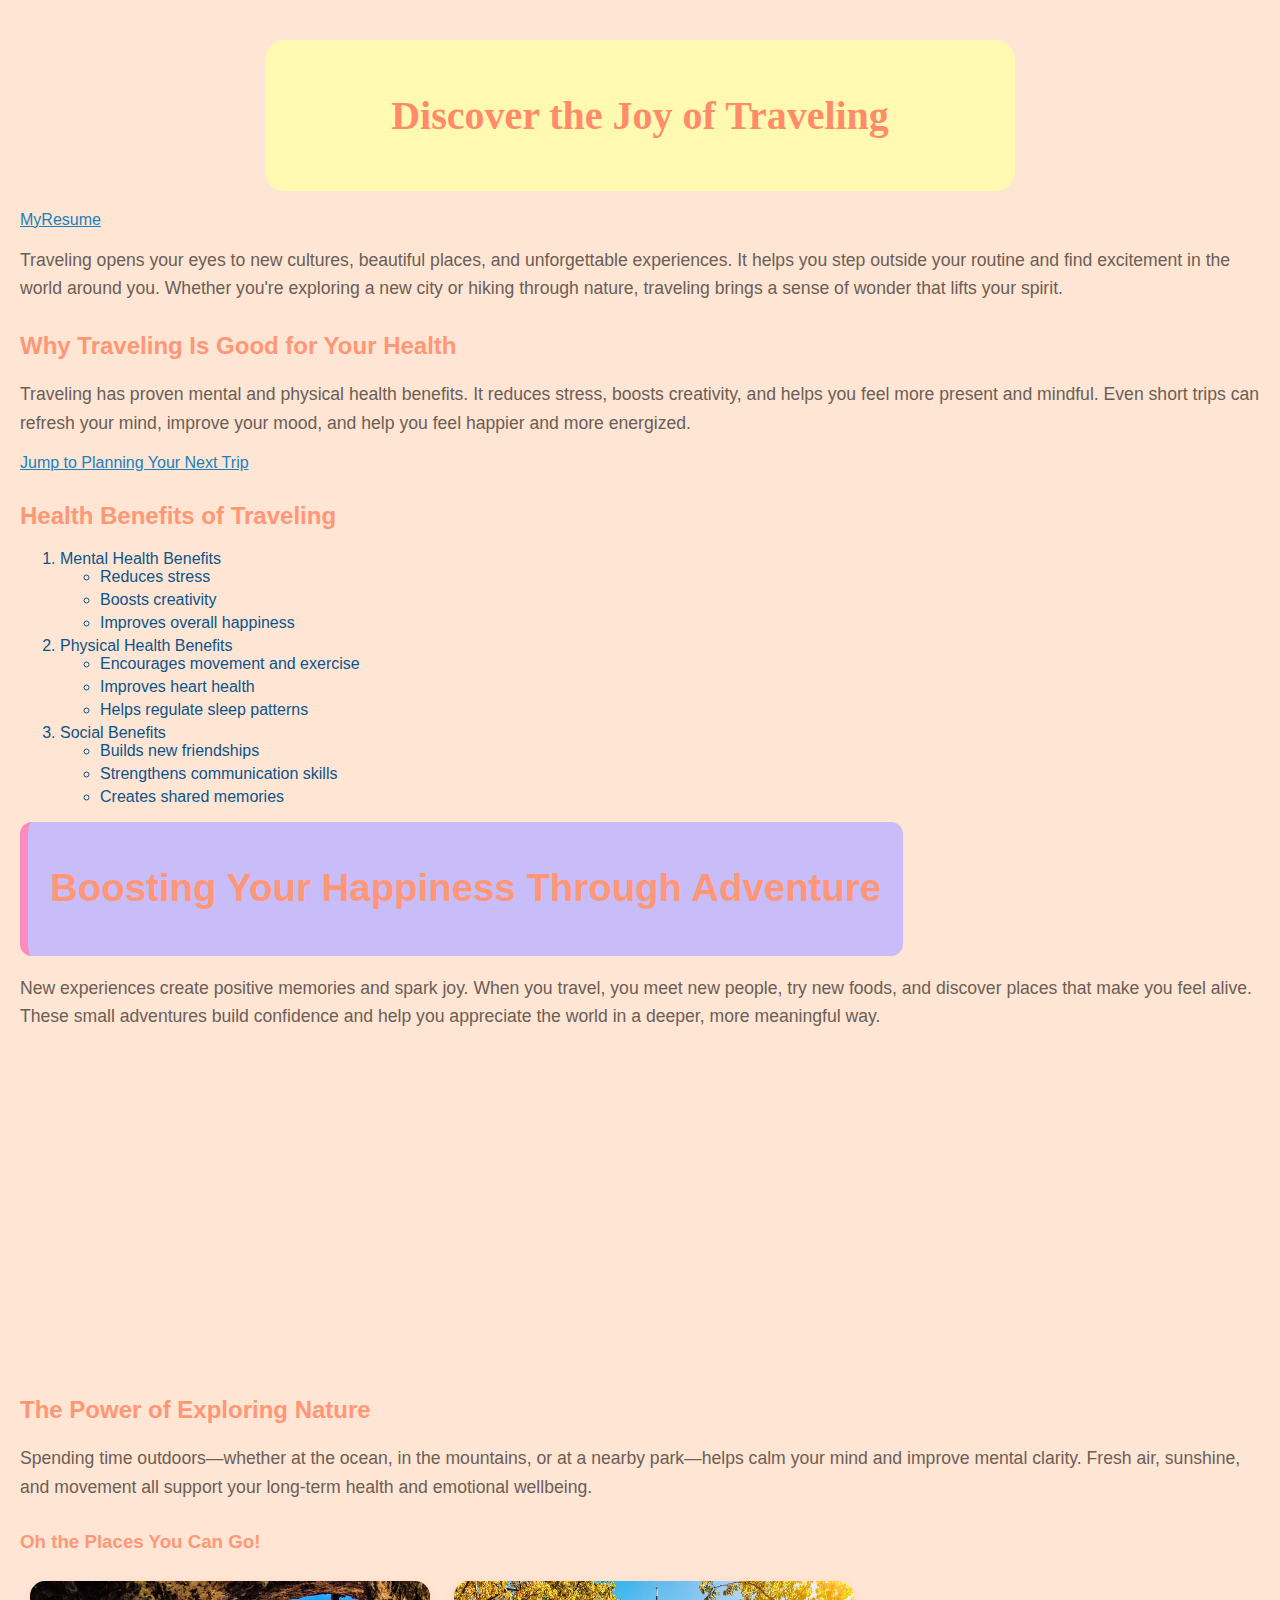
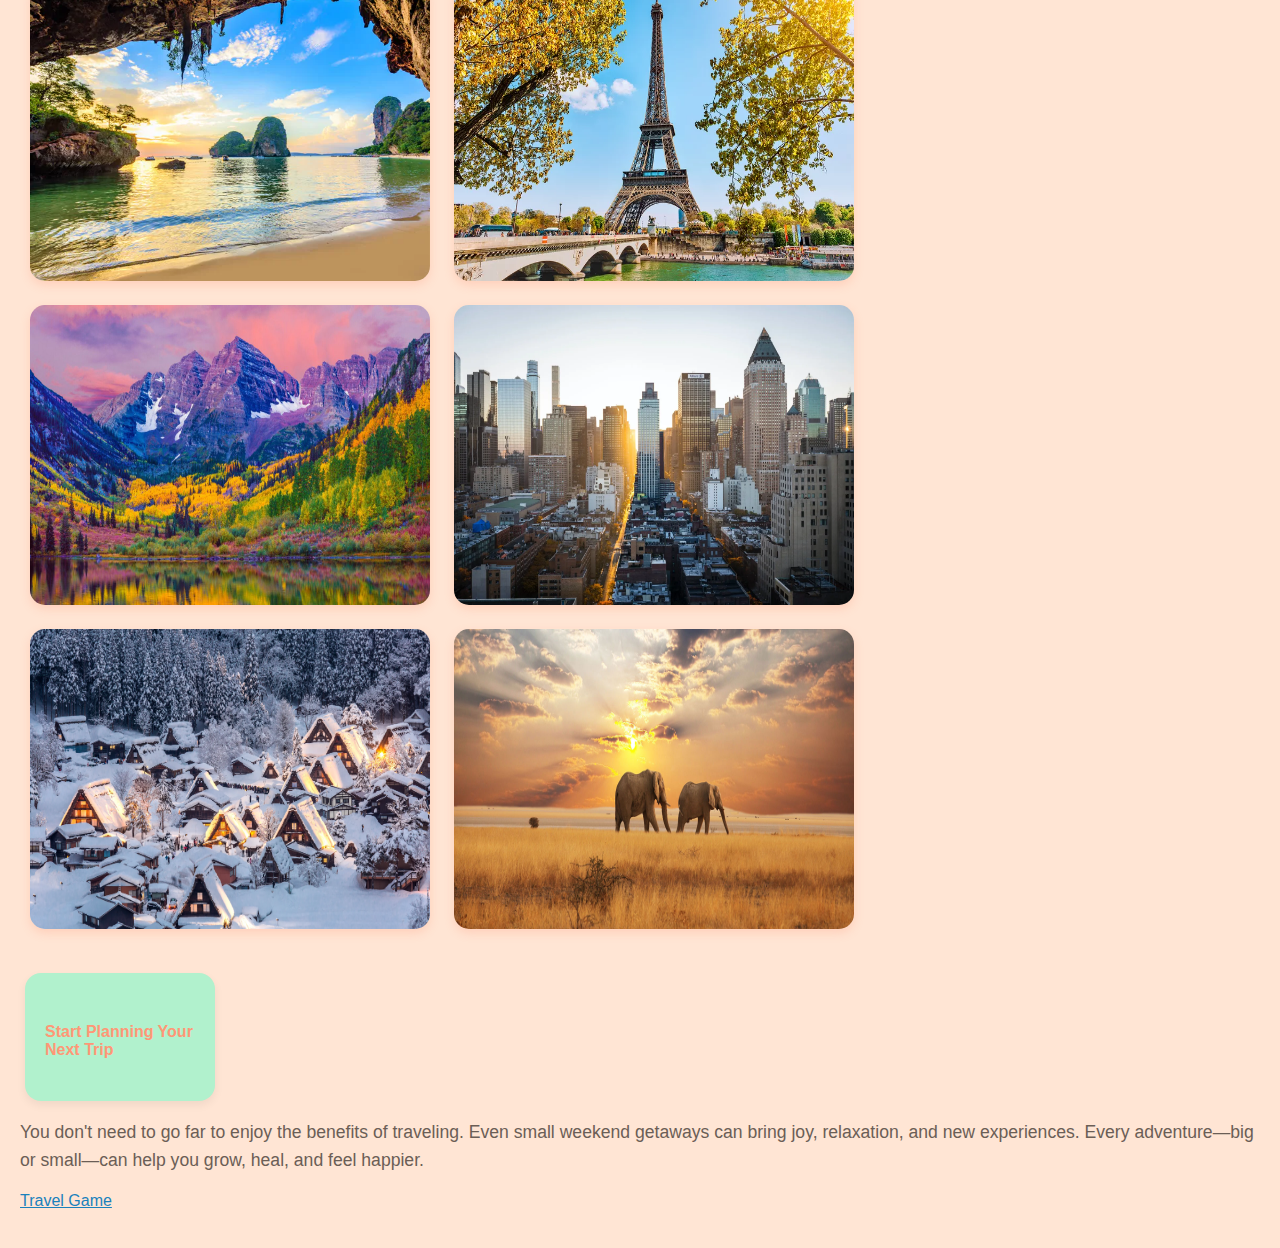
<file: index.html>
<!doctype html>
<html lang="en">
<head>
    <meta charset="UTF-8">
    <meta name="viewport" content="width=device-width, initial-scale=1.0">
    <title>Joyful Journeys</title>
    <link rel="stylesheet" href="styles.css">
</head>
<body>

<div class="header-block">    
    <h1>Discover the Joy of Traveling</h1>
     </div>
     <a href="Pro.html">MyResume</a>
   
    
<p>Traveling opens your eyes to new cultures, beautiful places, and unforgettable experiences. It helps you step outside your routine and find excitement in the world around you. Whether you're exploring a new city or hiking through nature, traveling brings a sense of wonder that lifts your spirit.</p>



<h2>Why Traveling Is Good for Your Health</h2>

<p>Traveling has proven mental and physical health benefits. It reduces stress, boosts creativity, and helps you feel more present and mindful. Even short trips can refresh your mind, improve your mood, and help you feel happier and more energized.</p>
 <a href="#plan-trip">Jump to Planning Your Next Trip</a> 

<h2>Health Benefits of Traveling</h2>
<ol>
    <li>Mental Health Benefits
        <ul>
            <li>Reduces stress</li>
            <li>Boosts creativity</li>
            <li>Improves overall happiness</li>
        </ul>
    </li>

    <li>Physical Health Benefits
        <ul>
            <li>Encourages movement and exercise</li>
            <li>Improves heart health</li>
            <li>Helps regulate sleep patterns</li>
        </ul>
    </li>

    <li>Social Benefits
        <ul>
            <li>Builds new friendships</li>
            <li>Strengthens communication skills</li>
            <li>Creates shared memories</li>
        </ul>
    </li>
</ol>

<div class="mine">
<h2>Boosting Your Happiness Through Adventure</h2>
</div>
<p>New experiences create positive memories and spark joy. When you travel, you meet new people, try new foods, and discover places that make you feel alive. These small adventures build confidence and help you appreciate the world in a deeper, more meaningful way.</p>

<iframe width="560" height="315" src="https://www.youtube.com/embed/MyqhDKNig88?si=4GsXdo7VRSVprKF5" title="YouTube video player" frameborder="0" allow="accelerometer; autoplay; clipboard-write; encrypted-media; gyroscope; picture-in-picture; web-share" referrerpolicy="strict-origin-when-cross-origin" allowfullscreen></iframe> 
<h2>The Power of Exploring Nature</h2>
<p>Spending time outdoors—whether at the ocean, in the mountains, or at a nearby park—helps calm your mind and improve mental clarity. Fresh air, sunshine, and movement all support your long-term health and emotional wellbeing.</p>


<h3> Oh the Places You Can Go!</h3>



<img src="beachess.webp" alt="Beautiful Beaches" width="400" height="300">
<img src="city.webp" alt="Vibrant History" width="400" height="300"> 
<img src="mtn.jpg" alt="Majestic Mountains" width="400" height="300">
<img src="wowcity.webp" alt="Amazing City" width="400" height="300">
<img src="snow.webp" alt="Snowy Adventure" width="400" height="300">
<img src="safari.jpg" alt="Wildlife Safari" width="400" height="300">
</html>

<div class="left-block">
<h4 id="plan-trip">Start Planning Your Next Trip</h4>
</div>
<p>You don't need to go far to enjoy the benefits of traveling. Even small weekend getaways can bring joy, relaxation, and new experiences. Every adventure—big or small—can help you grow, heal, and feel happier.</p>

<a href="Travelgame.html">Travel Game</a>
<br><br>

<div class='tableauPlaceholder' id='viz1765582096551' style='position: relative'><noscript><a href='#'><img alt=' ' src='https:&#47;&#47;public.tableau.com&#47;static&#47;images&#47;23&#47;23R2TB9SG&#47;1_rss.png' style='border: none' /></a></noscript><object class='tableauViz'  style='display:none;'><param name='host_url' value='https%3A%2F%2Fpublic.tableau.com%2F' /> <param name='embed_code_version' value='3' /> <param name='path' value='shared&#47;23R2TB9SG' /> <param name='toolbar' value='yes' /><param name='static_image' value='https:&#47;&#47;public.tableau.com&#47;static&#47;images&#47;23&#47;23R2TB9SG&#47;1.png' /> <param name='animate_transition' value='yes' /><param name='display_static_image' value='yes' /><param name='display_spinner' value='yes' /><param name='display_overlay' value='yes' /><param name='display_count' value='yes' /><param name='language' value='en-US' /></object></div>        
        <script type='text/javascript'>                    var divElement = document.getElementById('viz1765582096551');                    var vizElement = divElement.getElementsByTagName('object')[0];                    vizElement.style.width='1350px';vizElement.style.height='1027px';                    var scriptElement = document.createElement('script');                    scriptElement.src = 'https://public.tableau.com/javascripts/api/viz_v1.js';                    vizElement.parentNode.insertBefore(scriptElement, vizElement);                </script>
</file>
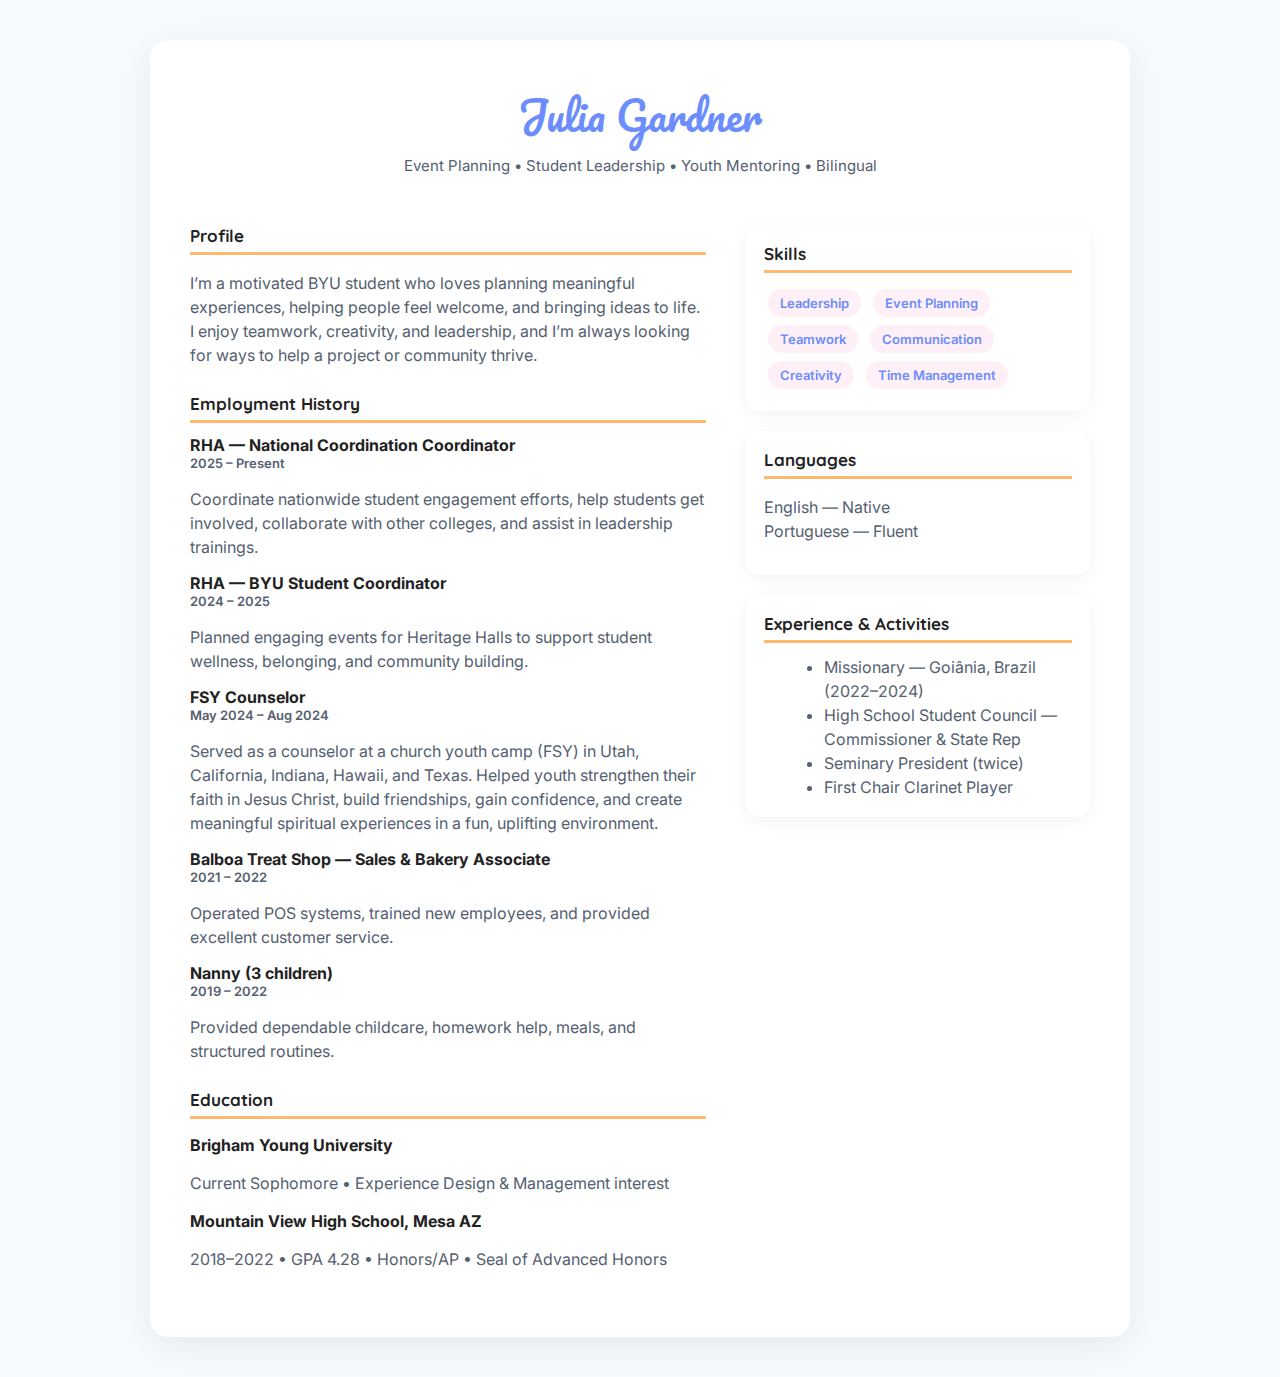
<file: Pro.html>
<!doctype html>
<html lang="en">
<head>
<meta charset="utf-8" />
<meta name="viewport" content="width=device-width,initial-scale=1" />
<title>Julia Gardner — Resume</title>
<link href="https://fonts.googleapis.com/css2?family=Inter:wght@300;400;600;700&family=Quicksand:wght@400;600&family=Pacifico&display=swap" rel="stylesheet">
<style>
  :root{
    --accent:#6b8dfd;       /* periwinkle blue */
    --accent-2:#ffb86c;     /* soft peach-orange */
    --bg:#f7faff;           /* light airy blue background */
    --card:#ffffff;
    --muted:#556070;        /* softer muted text */
  }
  body{
    margin:0;
    background:var(--bg);
    font-family:Inter, sans-serif;
    padding:2.5rem 1rem;
    display:flex;
    justify-content:center;
  }
  .resume{
    width:100%;
    max-width:900px;
    background:var(--card);
    border-radius:18px;
    padding:40px;
    box-shadow:0 8px 40px rgba(0,0,0,0.08);
    display:grid;
    grid-template-columns:1.5fr 1fr;
    gap:40px;
  }
  header{
    grid-column:1 / -1;
    text-align:center;
    margin-bottom:10px;
  }
  .name{
    font-family:Pacifico;
    font-size:40px;
    color:var(--accent);
  }
  .subtitle{
    margin-top:6px;
    font-size:15px;
    color:var(--muted);
  }
  h2{
    font-family:Quicksand;
    font-size:17px;
    margin:0 0 12px;
    padding-bottom:6px;
    border-bottom:3px solid var(--accent-2);
    color:#222;
  }
  .section{margin-bottom:26px;}
  .pill{
    display:inline-block;
    padding:6px 12px;
    background:#fff0f7;
    border-radius:999px;
    font-size:13px;
    margin:4px;
    color:var(--accent);
    font-weight:600;
  }
  .card{
    background:#ffffff;
    border-radius:14px;
    padding:18px;
    box-shadow:0 4px 18px rgba(0,0,0,0.05);
    margin-bottom:20px;
  }
  .job-title{
    font-weight:700;
    color:#222;
  }
  .dates{
    color:var(--muted);
    font-size:13px;
    font-weight:600;
    margin-bottom:4px;
  }
  .desc{color:var(--muted);line-height:1.5;margin-bottom:14px;}
  ul{margin:0 0 0 20px;color:var(--muted);line-height:1.5;}
</style>
</head>
<body>
<div class="resume">

<header>
  <div class="name">Julia Gardner</div>
  <div class="subtitle">Event Planning • Student Leadership • Youth Mentoring • Bilingual</div>
</header>

<!-- LEFT COLUMN -->
<div>

  <section class="section">
    <h2>Profile</h2>
    <p class="desc">I’m a motivated BYU student who loves planning meaningful experiences, helping people feel welcome, and bringing ideas to life. I enjoy teamwork, creativity, and leadership, and I’m always looking for ways to help a project or community thrive.</p>
  </section>

  <section class="section">
    <h2>Employment History</h2>

    <div class="job-title">RHA — National Coordination Coordinator</div>
    <div class="dates">2025 – Present</div>
    <p class="desc">Coordinate nationwide student engagement efforts, help students get involved, collaborate with other colleges, and assist in leadership trainings.</p>

    <div class="job-title">RHA — BYU Student Coordinator</div>
    <div class="dates">2024 – 2025</div>
    <p class="desc">Planned engaging events for Heritage Halls to support student wellness, belonging, and community building.</p>

    <div class="job-title">FSY Counselor</div>
    <div class="dates">May 2024 – Aug 2024</div>
    <p class="desc">Served as a counselor at a church youth camp (FSY) in Utah, California, Indiana, Hawaii, and Texas. Helped youth strengthen their faith in Jesus Christ, build friendships, gain confidence, and create meaningful spiritual experiences in a fun, uplifting environment.</p>

    <div class="job-title">Balboa Treat Shop — Sales & Bakery Associate</div>
    <div class="dates">2021 – 2022</div>
    <p class="desc">Operated POS systems, trained new employees, and provided excellent customer service.</p>

    <div class="job-title">Nanny (3 children)</div>
    <div class="dates">2019 – 2022</div>
    <p class="desc">Provided dependable childcare, homework help, meals, and structured routines.</p>
  </section>

  <section class="section">
    <h2>Education</h2>
    <p class="job-title">Brigham Young University</p>
    <p class="desc">Current Sophomore • Experience Design & Management interest</p>

    <p class="job-title">Mountain View High School, Mesa AZ</p>
    <p class="desc">2018–2022 • GPA 4.28 • Honors/AP • Seal of Advanced Honors</p>
  </section>
</div>

<!-- RIGHT COLUMN -->
<div>
  <section class="section card">
    <h2>Skills</h2>
    <span class="pill">Leadership</span>
    <span class="pill">Event Planning</span>
    <span class="pill">Teamwork</span>
    <span class="pill">Communication</span>
    <span class="pill">Creativity</span>
    <span class="pill">Time Management</span>
  </section>

  <section class="section card">
    <h2>Languages</h2>
    <p class="desc">English — Native<br>Portuguese — Fluent</p>
  </section>

  <section class="section card">
    <h2>Experience & Activities</h2>
    <ul>
      <li>Missionary — Goiânia, Brazil (2022–2024)</li>
      <li>High School Student Council — Commissioner & State Rep</li>
      <li>Seminary President (twice)</li>
      <li>First Chair Clarinet Player</li>
    </ul>
  </section>
</div>

</div>
</body>
</html>
</file>
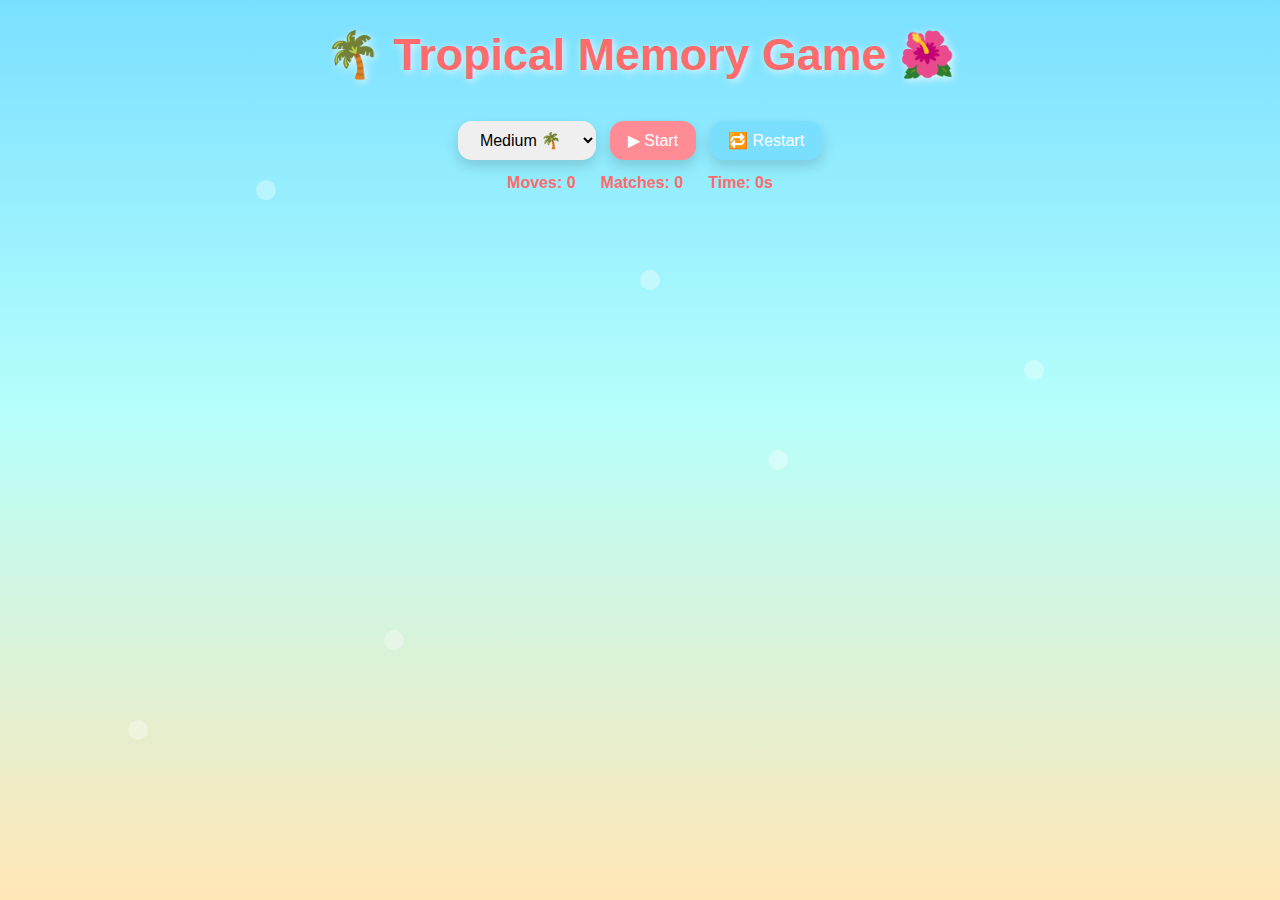
<file: Travelgame.html>
<!DOCTYPE html>
<html lang="en">
<head>
<meta charset="UTF-8" />
<meta name="viewport" content="width=device-width, initial-scale=1.0" />
<title>🌴 Tropical Memory Game 🌺</title>

<style>
/* ================== BASE ================== */
body {
  margin: 0;
  font-family: "Poppins", sans-serif;
  min-height: 100vh;
  display: flex;
  flex-direction: column;
  align-items: center;
  color: #ff6a6a;
  background: linear-gradient(
    180deg,
    #7adfff 0%,
    #b5fffc 45%,
    #ffe5b4 100%
  );
  overflow: hidden;
  position: relative;
}

/* ================== SOFT FLOATING DOTS ================== */
.bg-dot {
  position: absolute;
  width: 20px;
  height: 20px;
  background: rgba(255, 255, 255, 0.35);
  border-radius: 50%;
  animation: floatAround linear infinite;
}

@keyframes floatAround {
  0%   { transform: translate(0, 0); }
  25%  { transform: translate(40px, -60px); }
  50%  { transform: translate(-30px, -120px); }
  75%  { transform: translate(60px, -40px); }
  100% { transform: translate(0, 0); }
}

/* ================== TITLE ================== */
h1 {
  margin-top: 28px;
  font-size: 2.8rem;
  text-shadow: 2px 2px 8px rgba(255,255,255,0.8);
}

/* ================== CONTROLS ================== */
#controls {
  display: flex;
  gap: 14px;
  flex-wrap: wrap;
  justify-content: center;
  margin-top: 10px;
}

select, button {
  padding: 10px 18px;
  border-radius: 14px;
  border: none;
  font-size: 1rem;
  cursor: pointer;
  box-shadow: 0 6px 14px rgba(0,0,0,0.15);
}

button {
  background: #ff8c94;
  color: white;
}

button.secondary {
  background: #7adfff;
}

/* ================== STATS ================== */
#stats {
  display: flex;
  gap: 25px;
  margin-top: 14px;
  font-weight: bold;
}

/* ================== GAME BOARD ================== */
#game-board {
  display: none;
  margin: 28px;
  gap: 14px;
  max-width: 600px;
}

/* ================== CARDS ================== */
.card {
  aspect-ratio: 1/1;
  border-radius: 18px;
  background: linear-gradient(145deg, #fff1f3, #ffdede);
  display: flex;
  align-items: center;
  justify-content: center;
  cursor: pointer;
  position: relative;
  transform-style: preserve-3d;
  transition: transform 0.45s;
  box-shadow: 0 8px 18px rgba(0,0,0,0.15);
}

.card.flipped { transform: rotateY(180deg); }

.card .front,
.card .back {
  position: absolute;
  inset: 0;
  border-radius: 18px;
  backface-visibility: hidden;
  display: flex;
  align-items: center;
  justify-content: center;
  font-size: 2.3em;
}

.card .front {
  background: linear-gradient(145deg, #ffe4e1, #ffdede);
}

.card .back {
  background: white;
  transform: rotateY(180deg);
}

.card.matched {
  background: linear-gradient(145deg, #4caf50, #81c784);
  pointer-events: none;
  animation: pop 0.3s ease;
}

@keyframes pop {
  50% { transform: scale(1.15) rotateY(180deg); }
}

/* ================== FEEDBACK ================== */
#feedback {
  font-size: 1.2em;
  font-weight: bold;
  margin-bottom: 25px;
}
</style>
</head>

<body>

<h1>🌴 Tropical Memory Game 🌺</h1>

<div id="controls">
  <select id="difficulty">
    <option value="8">Easy 🐢</option>
    <option value="10" selected>Medium 🌴</option>
    <option value="12">Hard 🌊</option>
  </select>
  <button id="start-btn">▶ Start</button>
  <button id="restart-btn" class="secondary">🔁 Restart</button>

</div>

<div id="stats">
  <div>Moves: <span id="moves">0</span></div>
  <div>Matches: <span id="matches">0</span></div>
  <div>Time: <span id="time">0</span>s</div>
</div>

<div id="game-board"></div>
<div id="feedback"></div>

<audio id="music" loop>
  <source src="https://actions.google.com/sounds/v1/water/beach_waves.ogg">
</audio>

<!-- Floating background dots -->
<div class="bg-dot" style="top:80%; left:10%; animation-duration:60s;"></div>
<div class="bg-dot" style="top:70%; left:30%; animation-duration:75s;"></div>
<div class="bg-dot" style="top:50%; left:60%; animation-duration:68s;"></div>
<div class="bg-dot" style="top:40%; left:80%; animation-duration:82s;"></div>
<div class="bg-dot" style="top:20%; left:20%; animation-duration:90s;"></div>
<div class="bg-dot" style="top:30%; left:50%; animation-duration:72s;"></div>

<script>
/* ================== GAME LOGIC ================== */
const ALL_ICONS = ["🌴","🐢","🏖️","🏝️","🕶️","🥥","🏄","🦀","🪁","🌞","🐠","🦜"];

const board = document.getElementById("game-board");
const movesEl = document.getElementById("moves");
const matchesEl = document.getElementById("matches");
const timeEl = document.getElementById("time");
const feedback = document.getElementById("feedback");

let firstCard, secondCard, lock;
let moves, matches, timer, time;
let icons = [];

function startGame() {
  reset();
  const pairCount = Number(document.getElementById("difficulty").value);
  icons = ALL_ICONS.slice(0, pairCount);
  const cards = [...icons, ...icons].sort(() => Math.random() - 0.5);

  board.style.display = "grid";
  board.style.gridTemplateColumns = "repeat(auto-fit, minmax(80px, 1fr))";

  cards.forEach(icon => {
    const card = document.createElement("div");
    card.className = "card";
    card.dataset.icon = icon;
    card.innerHTML = `<div class="front"></div><div class="back">${icon}</div>`;
    card.addEventListener("click", () => flip(card));
    board.appendChild(card);
  });

  timer = setInterval(() => {
    time++;
    timeEl.textContent = time;
  }, 1000);
}

function flip(card) {
  if (lock || card === firstCard || card.classList.contains("matched")) return;

  card.classList.add("flipped");

  if (!firstCard) {
    firstCard = card;
    return;
  }

  secondCard = card;
  lock = true;
  moves++;
  movesEl.textContent = moves;

  if (firstCard.dataset.icon === secondCard.dataset.icon) {
    firstCard.classList.add("matched");
    secondCard.classList.add("matched");
    matches++;
    matchesEl.textContent = matches;
    resetTurn();

    if (matches === icons.length) {
      clearInterval(timer);
      feedback.textContent = `🎉 You won in ${time}s with ${moves} moves!`;
    }
  } else {
    setTimeout(() => {
      firstCard.classList.remove("flipped");
      secondCard.classList.remove("flipped");
      resetTurn();
    }, 800);
  }
}

function resetTurn() {
  [firstCard, secondCard, lock] = [null, null, false];
}

function reset() {
  clearInterval(timer);
  board.innerHTML = "";
  moves = matches = time = 0;
  lock = false;
  movesEl.textContent = matchesEl.textContent = timeEl.textContent = 0;
  feedback.textContent = "";
}

/* ================== BUTTONS ================== */
document.getElementById("start-btn").onclick = startGame;
document.getElementById("restart-btn").onclick = startGame;

document.getElementById("music-btn").onclick = () => {
  const music = document.getElementById("music");
  music.paused ? music.play() : music.pause();
};
</script>

</body>
</html>
</file>
<file: styles.css>
body {
    background-color: #ffe5d4; /* pastel peach */
    font-family: "Poppins", "Segoe UI", sans-serif;
    color: #5a4a42; /* soft brown text */
    margin: 0;
    padding: 20px;
}


h1 {
    font-family: "Playfair Display", serif;
    color: #ff8b6a; /* peachy coral */
    text-align: center;
    font-size: 2.5rem;
}

/* ✨ Subheadings */
h2, h3, h4 {
    font-family: "Poppins", sans-serif;
    color: #ff9776;  /* soft pastel orange */
    margin-top: 30px;
    font-weight: bold;
}



/* 🌿 Paragraph Styling */
p {
    font-family: "Poppins", sans-serif;
    color: #6b5e56; /* soft warm brown */
    line-height: 1.6;
    font-size: 1.1rem;
}

/* 🌸 Lists (cute soft colors) */
ul li, ol li {
    color: #0b548b;
    font-family: "Poppins", sans-serif;
    margin-bottom: 5px;
}

/* 🌈 Images — rounded + cute */
img {
    border-radius: 15px;
    margin: 10px;
    box-shadow: 0 4px 10px rgba(255, 160, 130, 0.3);
}

/* ⭐ Cute anchor links */
a {
    color: #1a81bc;
    font-family: "Poppins", sans-serif;
    text-decoration: underline;
    
}

a:hover {
    text-decoration: underline;
}

.header-block {
    background: #fff9b2;
    padding: 25px;
    border-radius: 20px;
    text-align:center;
    max-width: 700px;
    margin: 20px auto;
} 


.mine {
    display: inline-block;
    padding: 14px 22px;

    background-color: #c9bdf9; /* soft tropical peach */
    border-left: 8px solid #fb8bbc; /* cute accent */
    border-radius: 12px;

    font-family: "Poppins", sans-serif;
    font-size: 1.6rem;
    color: #f5545f;
}

.left-block {
    background: #b1f1cd;
    padding: 20px;
    border-radius: 16px;
    max-width: 150px;
    margin-top: 30px;
    text-align: left;
    box-shadow: 0 4px 10px #00000010;
    position: relative;
    left: 5px; /* tiny cute offset */
}
</file>
